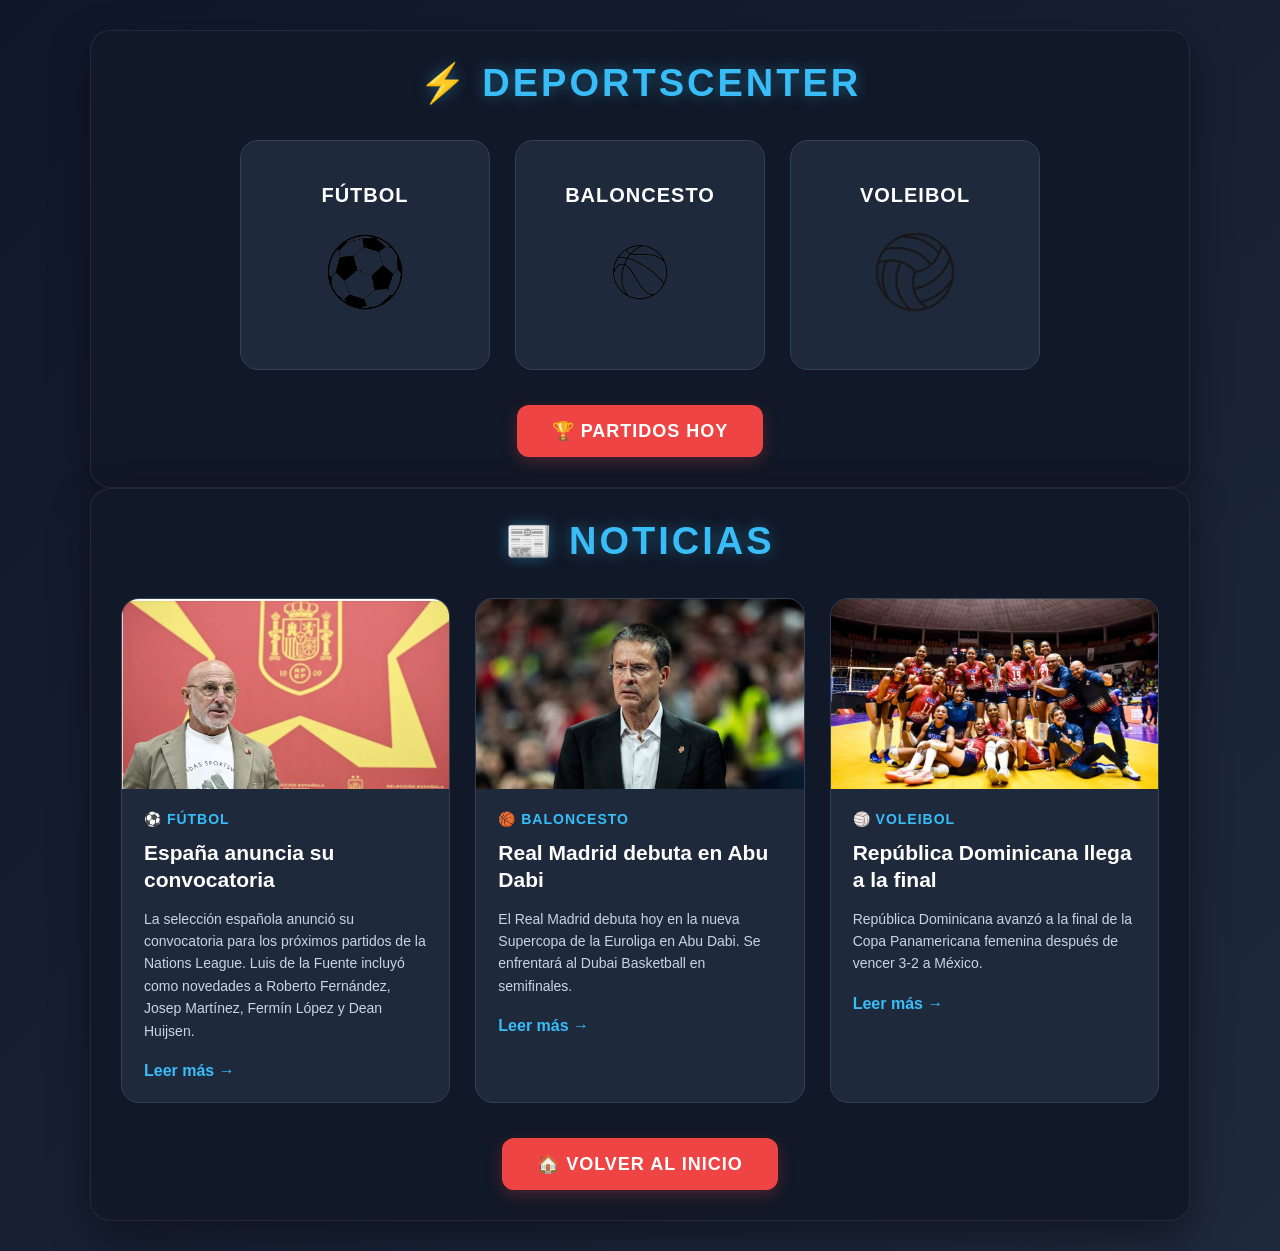
<file: index.html>
<!DOCTYPE html>
<html lang="es">
<head>
    <meta charset="UTF-8">
    <meta name="viewport" content="width=device-width, initial-scale=1.0">

    <title>DeportsCenter</title>

    <link rel="stylesheet" href="style.css">
</head>

<body>

    <section id="section">

        <h1>⚡ DEPORTSCENTER</h1>

        <div id="caja_inicio">

            <div class="deporte">
<a href="futbol.html">
    <h3>FÚTBOL</h3>
    <img src="imagenes/balon-removebg-preview.png" alt="Fútbol">
</a>
            </div>

            <div class="deporte">
<a href="baloncesto.html">
    <h3>BALONCESTO</h3>
    <img src="imagenes/descarga.png" alt="Baloncesto">
</a>
            </div>

            <div class="deporte">
<a href="voleibol.html">
    <h3>VOLEIBOL</h3>
    <img src="imagenes/vole-removebg-preview.png" alt="Voleibol">
</a>
            </div>

        </div>

        <div id="div-inicio">
            <a href="">
                <h3>🏆 PARTIDOS HOY</h3>
            </a>
        </div>

    </section>


<section id="section">

    <h1>📰 NOTICIAS</h1>

    <div id="caja_noticias">

        <article class="noticia">
            <img src="imagenes/noticias futbol.png" alt="Noticias de fútbol">

            <div class="noticia-contenido">
                <span>⚽ FÚTBOL</span>

                <h3>España anuncia su convocatoria</h3>

                <p>
                    La selección española anunció su convocatoria para los próximos
                    partidos de la Nations League. Luis de la Fuente incluyó como
                    novedades a Roberto Fernández, Josep Martínez, Fermín López y
                    Dean Huijsen.
                </p>

                <a href="">Leer más →</a>
            </div>
        </article>


        <article class="noticia">
            <img src="imagenes/noticia baloncesto.png" alt="Noticias de baloncesto">

            <div class="noticia-contenido">
                <span>🏀 BALONCESTO</span>

                <h3>Real Madrid debuta en Abu Dabi</h3>

                <p>
                    El Real Madrid debuta hoy en la nueva Supercopa de la Euroliga
                    en Abu Dabi. Se enfrentará al Dubai Basketball en semifinales.
                </p>

                <a href="">Leer más →</a>
            </div>
        </article>


        <article class="noticia">
            <img src="imagenes/noticia voleibol.png" alt="Noticias de voleibol">

            <div class="noticia-contenido">
                <span>🏐 VOLEIBOL</span>

                <h3>República Dominicana llega a la final</h3>

                <p>
                    República Dominicana avanzó a la final de la Copa Panamericana
                    femenina después de vencer 3-2 a México.
                </p>

                <a href="">Leer más →</a>
            </div>
        </article>

    </div>

    <div id="div-inicio">
        <a href="">
            <h3>🏠 VOLVER AL INICIO</h3>
        </a>
    </div>

</section>

</body>
</html>
</file>
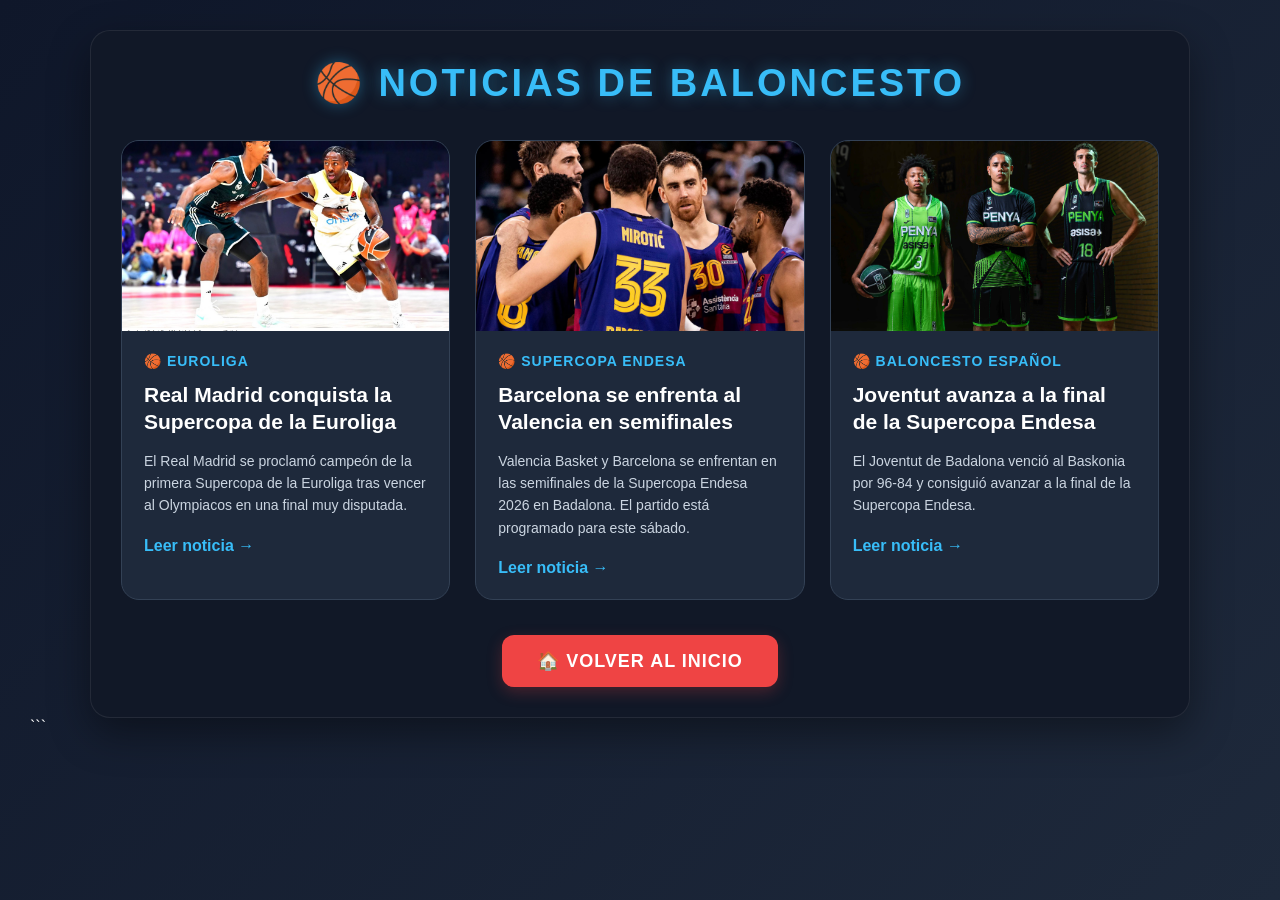
<file: baloncesto.html>
<!DOCTYPE html>
<html lang="es">

<head>
    <meta charset="UTF-8">
    <meta name="viewport" content="width=device-width, initial-scale=1.0">

    <title>DeportsCenter - Baloncesto</title>

    <link rel="stylesheet" href="style.css">
</head>

<body>

    <section id="section">

        <h1>🏀 NOTICIAS DE BALONCESTO</h1>

        <div id="caja_noticias">


            <article class="noticia">

                <img src="imagenes/baloncesto-real-madrid.jpg"
                     alt="Real Madrid baloncesto">

                <div class="noticia-contenido">

                    <span>🏀 EUROLIGA</span>

                    <h3>Real Madrid conquista la Supercopa de la Euroliga</h3>

                    <p>
                        El Real Madrid se proclamó campeón de la primera
                        Supercopa de la Euroliga tras vencer al Olympiacos
                        en una final muy disputada.
                    </p>

                    <a href="https://cadenaser.com/nacional/2026/09/19/el-real-madrid-gana-la-supercopa-de-la-euroliga-sobrevive-a-una-final-de-infarto-contra-el-olympiacos-89-93-cadena-ser/"
                       target="_blank">
                        Leer noticia →
                    </a>

                </div>

            </article>


            <article class="noticia">

                <img src="imagenes/baloncesto-barcelona.jpg.png"
                     alt="Barcelona baloncesto">

                <div class="noticia-contenido">

                    <span>🏀 SUPERCOPA ENDESA</span>

                    <h3>Barcelona se enfrenta al Valencia en semifinales</h3>

                    <p>
                        Valencia Basket y Barcelona se enfrentan en las
                        semifinales de la Supercopa Endesa 2026 en Badalona.
                        El partido está programado para este sábado.
                    </p>

                    <a href="https://as.com/baloncesto/acb/valencia-barcelona-horario-tv-y-donde-ver-la-supercopa-endesa-2026-f202609-n/"
                       target="_blank">
                        Leer noticia →
                    </a>

                </div>

            </article>


            <article class="noticia">

                <img src="imagenes/baloncesto-joventut.jpg"
                     alt="Joventut baloncesto">

                <div class="noticia-contenido">

                    <span>🏀 BALONCESTO ESPAÑOL</span>

                    <h3>Joventut avanza a la final de la Supercopa Endesa</h3>

                    <p>
                        El Joventut de Badalona venció al Baskonia por
                        96-84 y consiguió avanzar a la final de la
                        Supercopa Endesa.
                    </p>

                    <a href="https://elpais.com/deportes/baloncesto/2026-09-19/la-penya-multiplica-su-magia-con-laprovittola-y-ya-suena-con-un-titulo.html"
                       target="_blank">
                        Leer noticia →
                    </a>

                </div>

            </article>

        </div>


        <div id="div-inicio">

            <a href="index.html">
                <h3>🏠 VOLVER AL INICIO</h3>
            </a>

        </div>

    </section>

</body>

</html>
```
</file>
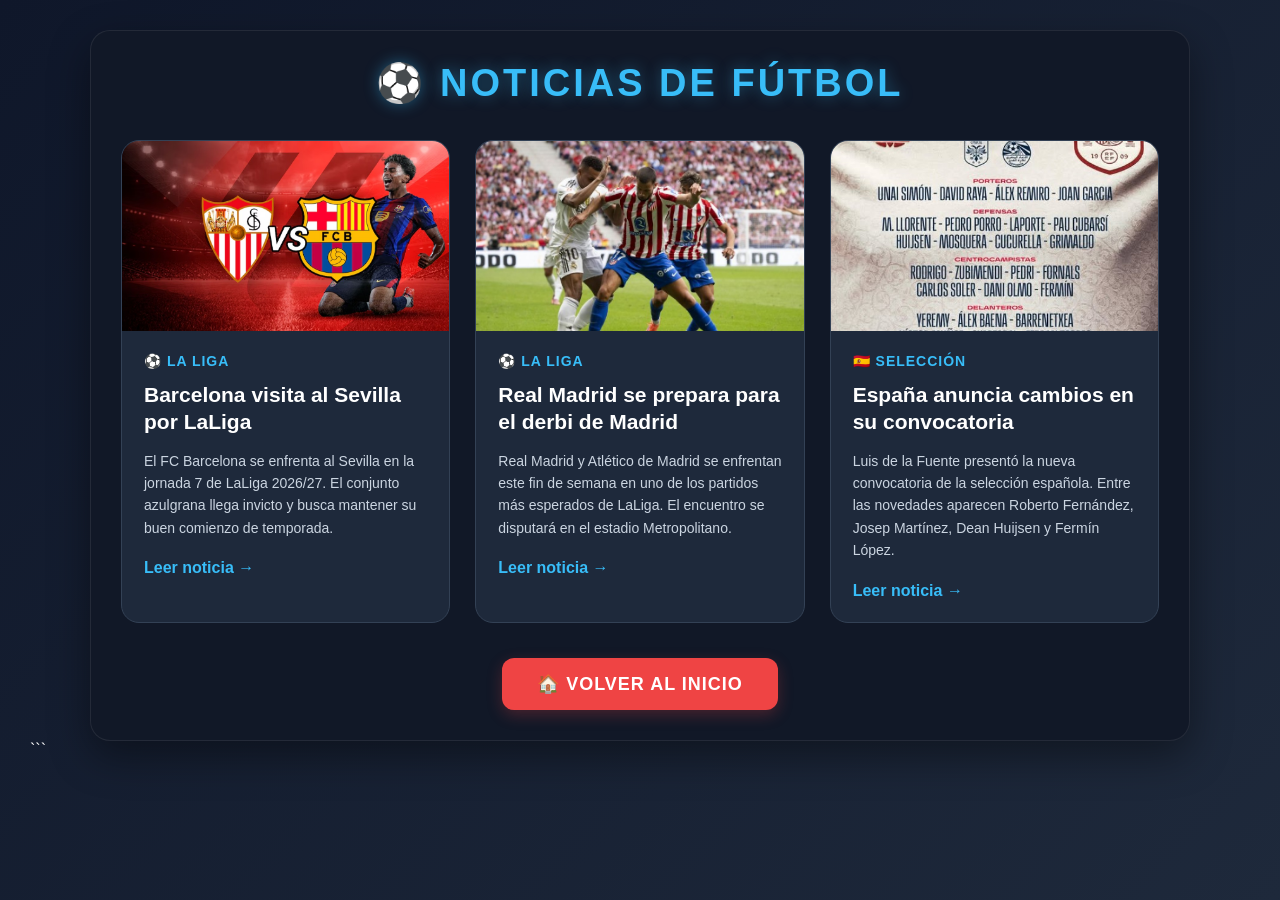
<file: futbol.html>
<!DOCTYPE html>
<html lang="es">

<head>
    <meta charset="UTF-8">
    <meta name="viewport" content="width=device-width, initial-scale=1.0">

    <title>DeportsCenter - Fútbol</title>

    <link rel="stylesheet" href="style.css">
</head>

<body>

    <section id="section">

        <h1>⚽ NOTICIAS DE FÚTBOL</h1>

        <div id="caja_noticias">


            <article class="noticia">

                <img src="imagenes/noticia-barcelona.jpg"
                     alt="Barcelona">

                <div class="noticia-contenido">

                    <span>⚽ LA LIGA</span>

                    <h3>Barcelona visita al Sevilla por LaLiga</h3>

                    <p>
                        El FC Barcelona se enfrenta al Sevilla en la
                        jornada 7 de LaLiga 2026/27. El conjunto azulgrana
                        llega invicto y busca mantener su buen comienzo
                        de temporada.
                    </p>

                    <a href="https://cadenaser.com/nacional/2026/09/19/sevilla-fc-barcelona-en-directo-el-partido-de-la-jornada-7-de-laliga-en-vivo-cadena-ser/"
                       target="_blank">
                        Leer noticia →
                    </a>

                </div>

            </article>



            <article class="noticia">
                <img src="imagenes/noticia-real-madrid.jpg" alt="">

                <div class="noticia-contenido">

                    <span>⚽ LA LIGA</span>

                    <h3>Real Madrid se prepara para el derbi de Madrid</h3>

                    <p>
                        Real Madrid y Atlético de Madrid se enfrentan
                        este fin de semana en uno de los partidos más
                        esperados de LaLiga. El encuentro se disputará
                        en el estadio Metropolitano.
                    </p>

                    <a href="https://www.aljazeera.com/sports/2026/9/19/atletico-madrid-vs-real-madrid-la-liga-preview-team-news"
                       target="_blank">
                        Leer noticia →
                    </a>

                </div>

            </article>



            <article class="noticia">

                <img src="imagenes/noticia-españa.jpg"
                     alt="Selección española">

                <div class="noticia-contenido">

                    <span>🇪🇸 SELECCIÓN</span>

                    <h3>España anuncia cambios en su convocatoria</h3>

                    <p>
                        Luis de la Fuente presentó la nueva convocatoria
                        de la selección española. Entre las novedades
                        aparecen Roberto Fernández, Josep Martínez,
                        Dean Huijsen y Fermín López.
                    </p>

                    <a href="https://www.reuters.com/sports/soccer/barcelona-duo-left-out-spain-squad-four-changes-world-cup-victory-2026-09-18/"
                       target="_blank">
                        Leer noticia →
                    </a>

                </div>

            </article>

        </div>


        <div id="div-inicio">

            <a href="index.html">
                <h3>🏠 VOLVER AL INICIO</h3>
            </a>

        </div>

    </section>

</body>

</html>
```
</file>
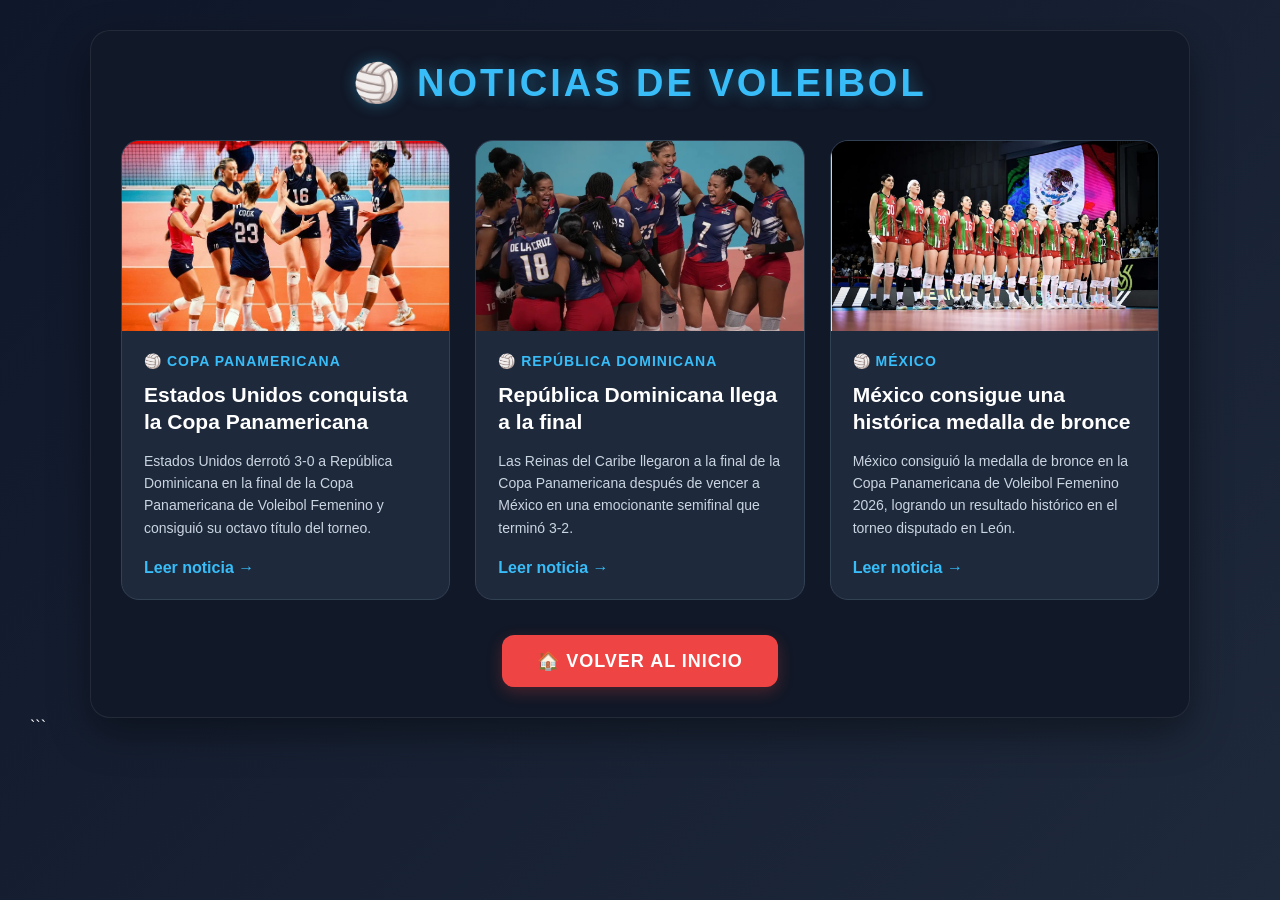
<file: voleibol.html>
<!DOCTYPE html>
<html lang="es">

<head>
    <meta charset="UTF-8">
    <meta name="viewport" content="width=device-width, initial-scale=1.0">

    <title>DeportsCenter - Voleibol</title>

    <link rel="stylesheet" href="style.css">
</head>

<body>

    <section id="section">

        <h1>🏐 NOTICIAS DE VOLEIBOL</h1>

        <div id="caja_noticias">


            <article class="noticia">

                <img src="imagenes/voleibol-eeuu.jpg"
                     alt="Estados Unidos voleibol">

                <div class="noticia-contenido">

                    <span>🏐 COPA PANAMERICANA</span>

                    <h3>Estados Unidos conquista la Copa Panamericana</h3>

                    <p>
                        Estados Unidos derrotó 3-0 a República Dominicana
                        en la final de la Copa Panamericana de Voleibol
                        Femenino y consiguió su octavo título del torneo.
                    </p>

                    <a href="https://noticiassin.com/estados-unidos-vence-3-0-a-rd-y-gana-copa-panamericana-femenina-2123134/"
                       target="_blank">
                        Leer noticia →
                    </a>

                </div>

            </article>



            <article class="noticia">

                <img src="imagenes/voleibol-republica-dominicana.jpg"
                     alt="República Dominicana voleibol">

                <div class="noticia-contenido">

                    <span>🏐 REPÚBLICA DOMINICANA</span>

                    <h3>República Dominicana llega a la final</h3>

                    <p>
                        Las Reinas del Caribe llegaron a la final de la
                        Copa Panamericana después de vencer a México
                        en una emocionante semifinal que terminó 3-2.
                    </p>

                    <a href="https://sinaloa.quadratin.com.mx/mexico-cae-en-semifinal-de-voleibol-ante-republica-dominicana/"
                       target="_blank">
                        Leer noticia →
                    </a>

                </div>

            </article>



            <article class="noticia">

                <img src="imagenes/voleibol-mexico.jpg"
                     alt="México voleibol">

                <div class="noticia-contenido">

                    <span>🏐 MÉXICO</span>

                    <h3>México consigue una histórica medalla de bronce</h3>

                    <p>
                        México consiguió la medalla de bronce en la Copa
                        Panamericana de Voleibol Femenino 2026, logrando
                        un resultado histórico en el torneo disputado
                        en León.
                    </p>

                    <a href="https://www.am.com.mx/superdeportivo/2026/09/18/el-domo-exploto-mexico-hace-historia-en-leon-y-conquista-medalla-en-la-copa-panamericana-de-voleibol-1846225.html"
                       target="_blank">
                        Leer noticia →
                    </a>

                </div>

            </article>

        </div>


        <div id="div-inicio">

            <a href="index.html">
                <h3>🏠 VOLVER AL INICIO</h3>
            </a>

        </div>

    </section>

</body>

</html>
```
</file>
<file: style.css>
* {
    box-sizing: border-box;
    margin: 0;
    padding: 0;
}

body {
    min-height: 100vh;
    font-family: Arial, Helvetica, sans-serif;
    background: linear-gradient(135deg, #0f172a, #1e293b);
    color: white;
    padding: 30px;
}

#section {
    width: 100%;
    max-width: 1100px;
    margin: auto;

    background: #111827;
    padding: 30px;

    border-radius: 20px;

    box-shadow: 0 15px 40px rgba(0, 0, 0, 0.4);

    border: 1px solid rgba(255, 255, 255, 0.08);
}

#section h1 {
    text-align: center;
    font-size: 38px;
    letter-spacing: 3px;

    color: #38bdf8;

    margin-bottom: 35px;

    text-shadow: 0 0 15px rgba(56, 189, 248, 0.4);
}

#caja_inicio {
    display: flex;
    justify-content: center;
    gap: 25px;
}

.deporte {
    width: 250px;
    height: 230px;

    background: #1e293b;

    border-radius: 18px;

    display: flex;
    align-items: center;
    justify-content: center;

    text-align: center;

    border: 1px solid #334155;

    transition: all 0.3s ease;
}

.deporte:hover {
    transform: translateY(-10px);

    background: #263449;

    border-color: #38bdf8;

    box-shadow: 0 10px 30px rgba(56, 189, 248, 0.2);
}

.deporte h3 {
    color: white;

    font-size: 20px;

    margin-bottom: 15px;

    letter-spacing: 1px;
}

#caja_inicio img {
    width: 100px;
    height: 100px;

    object-fit: contain;

    transition: transform 0.3s ease;
}

.deporte:hover img {
    transform: scale(1.12) rotate(3deg);
}

a {
    text-decoration: none;
    color: white;
}

#div-inicio {
    margin-top: 35px;

    display: flex;
    justify-content: center;
}

#div-inicio a {
    background: #ef4444;

    padding: 15px 35px;

    border-radius: 12px;

    transition: all 0.3s ease;

    box-shadow: 0 5px 15px rgba(239, 68, 68, 0.25);
}

#div-inicio h3 {
    font-size: 18px;
    letter-spacing: 1px;
}

#div-inicio a:hover {
    background: #dc2626;

    transform: scale(1.05);

    box-shadow: 0 8px 25px rgba(239, 68, 68, 0.4);
}


#caja_noticias {
    display: grid;
    grid-template-columns: repeat(3, 1fr);
    gap: 25px;
}


/* TARJETA */

.noticia {
    background: #1e293b;

    border-radius: 18px;

    overflow: hidden;

    border: 1px solid #334155;

    transition: all 0.3s ease;
}




.noticia:hover {
    transform: translateY(-10px);

    border-color: #38bdf8;

    background: #263449;

    box-shadow: 0 10px 30px rgba(56, 189, 248, 0.2);
}



.noticia > img {
    width: 100%;
    height: 190px;

    object-fit: cover;

    display: block;

    transition: transform 0.4s ease;
}


.noticia:hover > img {
    transform: scale(1.05);
}



.noticia-contenido {
    padding: 22px;
}


.noticia-contenido span {
    display: block;

    color: #38bdf8;

    font-size: 14px;

    font-weight: bold;

    letter-spacing: 1px;

    margin-bottom: 12px;
}


.noticia-contenido h3 {
    color: white;

    font-size: 21px;

    line-height: 1.3;

    margin-bottom: 14px;
}



.noticia-contenido p {
    color: #cbd5e1;

    font-size: 14px;

    line-height: 1.6;

    margin-bottom: 20px;
}


.noticia-contenido a {
    display: inline-block;

    color: #38bdf8;

    font-weight: bold;

    transition: all 0.3s ease;
}


.noticia-contenido a:hover {
    color: #7dd3fc;

    transform: translateX(5px);
}




#div-inicio {
    margin-top: 35px;

    display: flex;

    justify-content: center;
}


#div-inicio a {
    background: #ef4444;

    padding: 15px 35px;

    border-radius: 12px;

    transition: all 0.3s ease;

    box-shadow: 0 5px 15px rgba(239, 68, 68, 0.25);
}


#div-inicio h3 {
    font-size: 18px;

    letter-spacing: 1px;
}


#div-inicio a:hover {
    background: #dc2626;

    transform: scale(1.05);

    box-shadow: 0 8px 25px rgba(239, 68, 68, 0.4);
}
</file>
